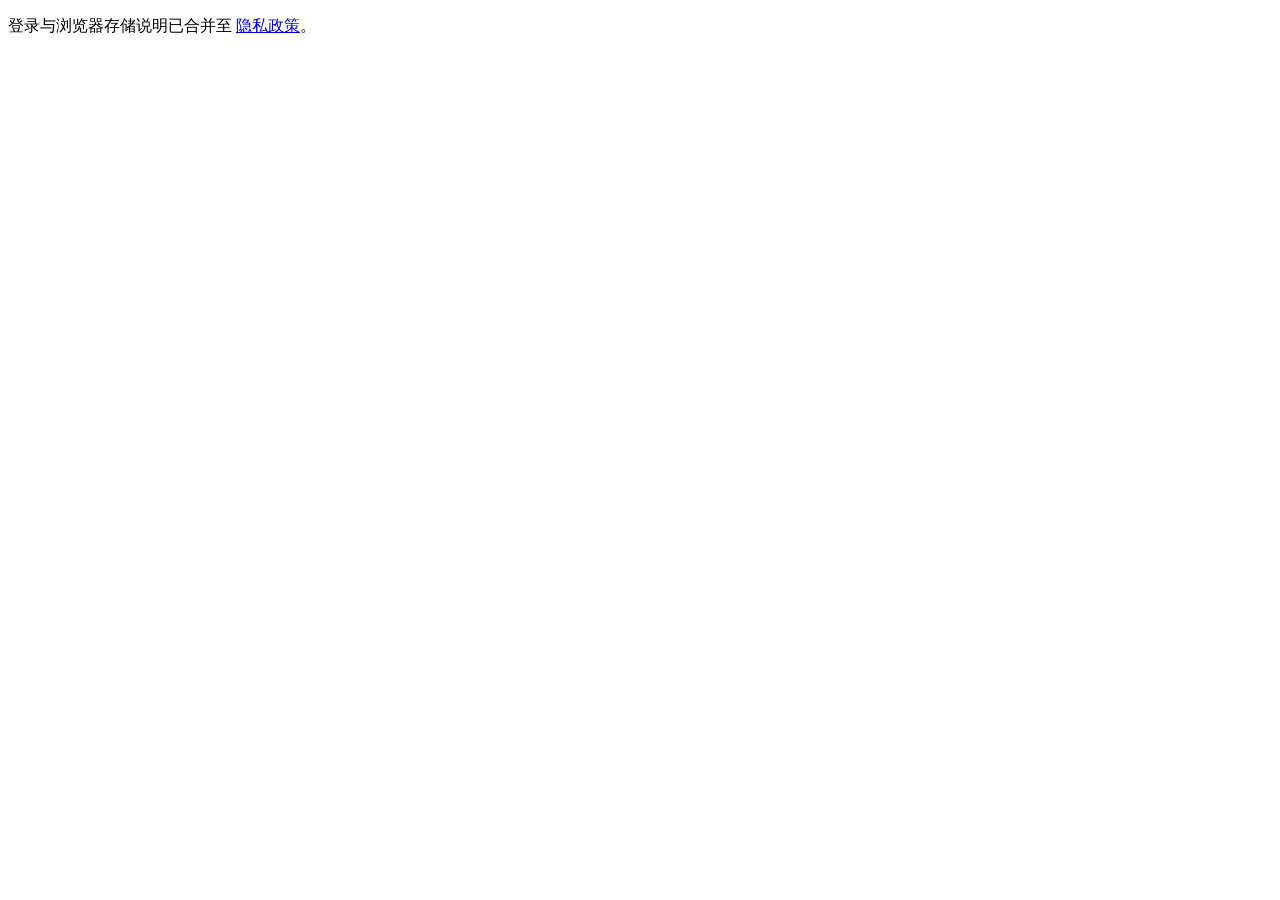
<file: cookie_policy/index.html>
<!doctype html><html lang="zh-CN"><meta charset="utf-8"><meta name="viewport" content="width=device-width,initial-scale=1"><title>CN Client 登录与浏览器存储</title><body><p>登录与浏览器存储说明已合并至 <a href="../privacy_policy/">隐私政策</a>。</p></body></html>
</file>
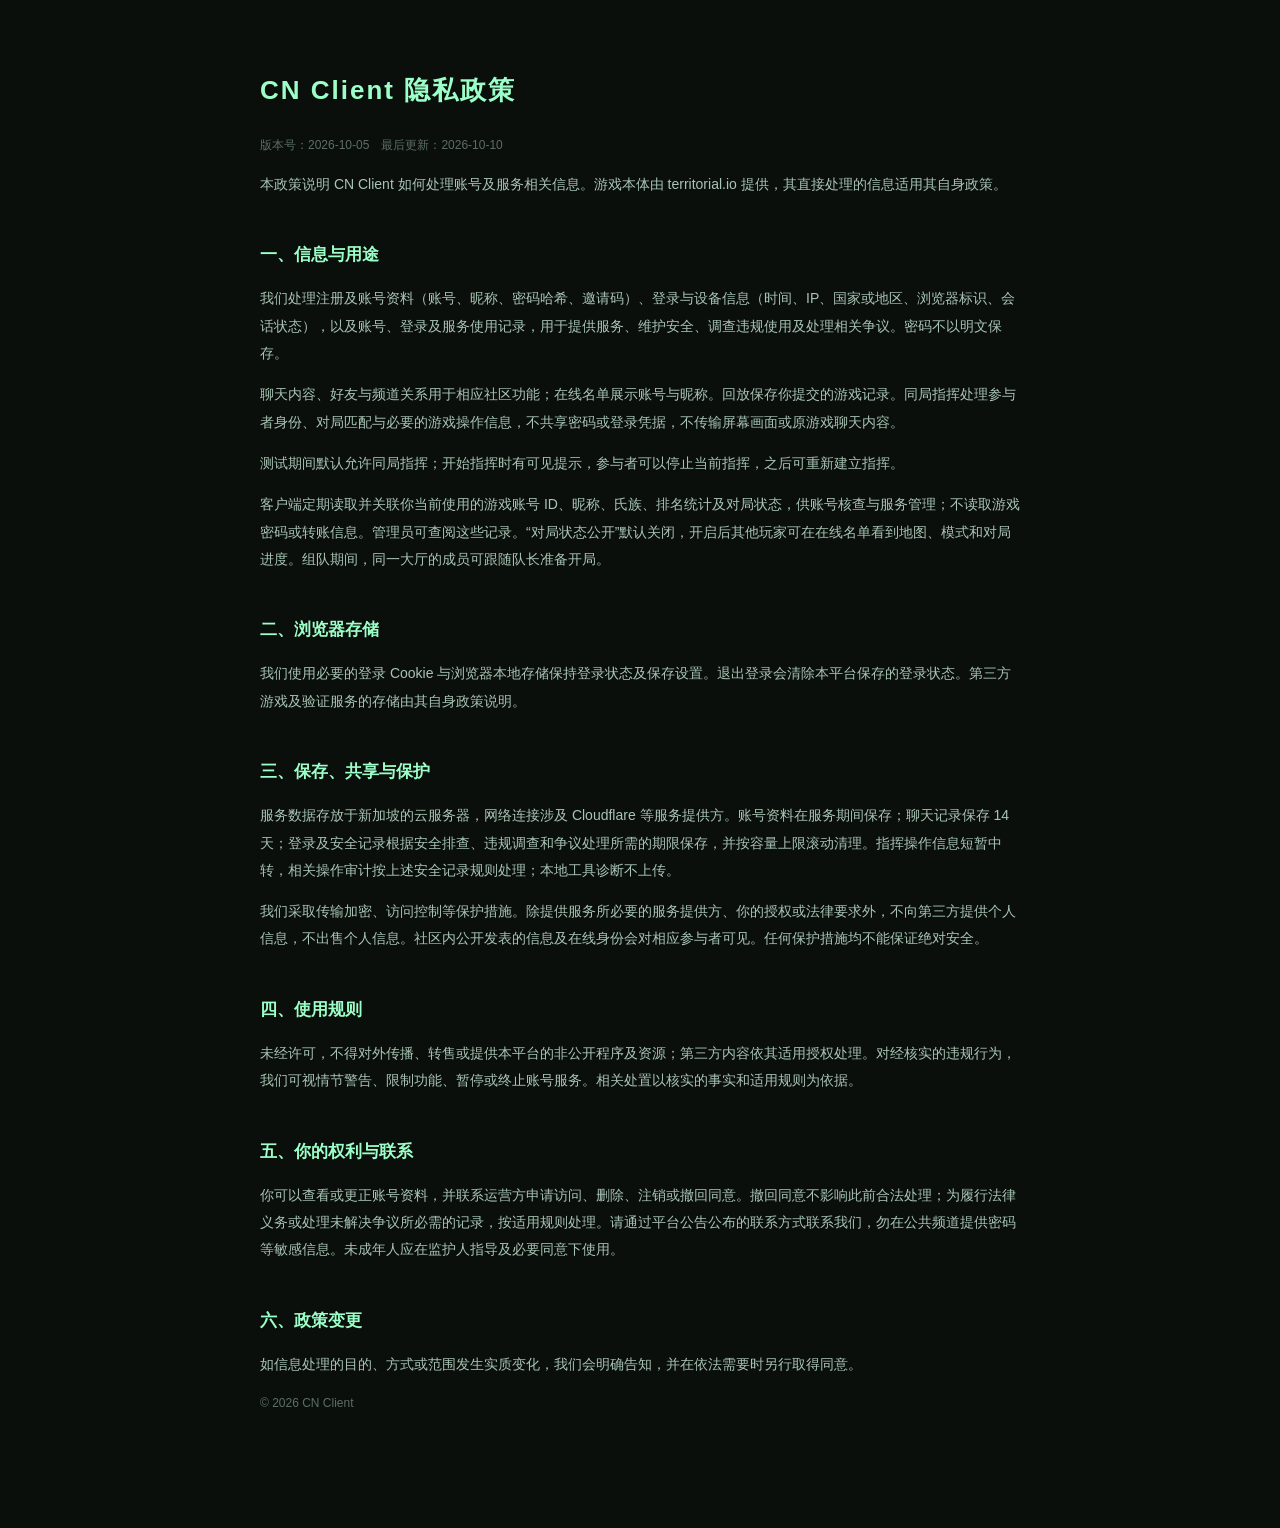
<file: privacy_policy/index.html>
<!DOCTYPE html>
<html lang="zh-CN">

<head>
    <meta charset="UTF-8">
    <meta name="viewport" content="width=device-width, initial-scale=1.0">
    <title>CN Client - 隐私政策</title>
    <style>
        body { margin: 0; padding: 0; background: #0a0f0c; color: #cfe8d8; font-family: "Microsoft YaHei", "微软雅黑", sans-serif; line-height: 1.95; }
        .wrap { max-width: 760px; margin: 0 auto; padding: 48px 28px 100px; }
        h1 { color: #9dffc8; font-size: 26px; letter-spacing: 2px; }
        h2 { color: #9dffc8; font-size: 17px; margin-top: 40px; }
        p, li { font-size: 14px; color: #a9c4b4; }
        li { margin: 8px 0; }
        .meta { color: #5c6f66; font-size: 12px; }
        a { color: #9dffc8; }
        .sep { border: 0; border-top: 1px solid #1c2622; margin: 36px 0; }
        .small { font-size: 12px; color: #5c6f66; }
    </style>
</head>

<body>
    <div class="wrap">
        <h1>CN Client 隐私政策</h1>
        <p class="meta">版本号：2026-10-05　最后更新：2026-10-10</p>
        <p>本政策说明 CN Client 如何处理账号及服务相关信息。游戏本体由 territorial.io 提供，其直接处理的信息适用其自身政策。</p>
        <h2>一、信息与用途</h2>
        <p>我们处理注册及账号资料（账号、昵称、密码哈希、邀请码）、登录与设备信息（时间、IP、国家或地区、浏览器标识、会话状态），以及账号、登录及服务使用记录，用于提供服务、维护安全、调查违规使用及处理相关争议。密码不以明文保存。</p>
        <p>聊天内容、好友与频道关系用于相应社区功能；在线名单展示账号与昵称。回放保存你提交的游戏记录。同局指挥处理参与者身份、对局匹配与必要的游戏操作信息，不共享密码或登录凭据，不传输屏幕画面或原游戏聊天内容。</p>
        <p>测试期间默认允许同局指挥；开始指挥时有可见提示，参与者可以停止当前指挥，之后可重新建立指挥。</p>
        <p>客户端定期读取并关联你当前使用的游戏账号 ID、昵称、氏族、排名统计及对局状态，供账号核查与服务管理；不读取游戏密码或转账信息。管理员可查阅这些记录。“对局状态公开”默认关闭，开启后其他玩家可在在线名单看到地图、模式和对局进度。组队期间，同一大厅的成员可跟随队长准备开局。</p>
        <h2>二、浏览器存储</h2>
        <p>我们使用必要的登录 Cookie 与浏览器本地存储保持登录状态及保存设置。退出登录会清除本平台保存的登录状态。第三方游戏及验证服务的存储由其自身政策说明。</p>
        <h2>三、保存、共享与保护</h2>
        <p>服务数据存放于新加坡的云服务器，网络连接涉及 Cloudflare 等服务提供方。账号资料在服务期间保存；聊天记录保存 14 天；登录及安全记录根据安全排查、违规调查和争议处理所需的期限保存，并按容量上限滚动清理。指挥操作信息短暂中转，相关操作审计按上述安全记录规则处理；本地工具诊断不上传。</p>
        <p>我们采取传输加密、访问控制等保护措施。除提供服务所必要的服务提供方、你的授权或法律要求外，不向第三方提供个人信息，不出售个人信息。社区内公开发表的信息及在线身份会对相应参与者可见。任何保护措施均不能保证绝对安全。</p>
        <h2>四、使用规则</h2>
        <p>未经许可，不得对外传播、转售或提供本平台的非公开程序及资源；第三方内容依其适用授权处理。对经核实的违规行为，我们可视情节警告、限制功能、暂停或终止账号服务。相关处置以核实的事实和适用规则为依据。</p>
        <h2>五、你的权利与联系</h2>
        <p>你可以查看或更正账号资料，并联系运营方申请访问、删除、注销或撤回同意。撤回同意不影响此前合法处理；为履行法律义务或处理未解决争议所必需的记录，按适用规则处理。请通过平台公告公布的联系方式联系我们，勿在公共频道提供密码等敏感信息。未成年人应在监护人指导及必要同意下使用。</p>
        <h2>六、政策变更</h2>
        <p>如信息处理的目的、方式或范围发生实质变化，我们会明确告知，并在依法需要时另行取得同意。</p>
        <p class="small">© 2026 CN Client</p>
    </div>
</body>

</html>
</file>
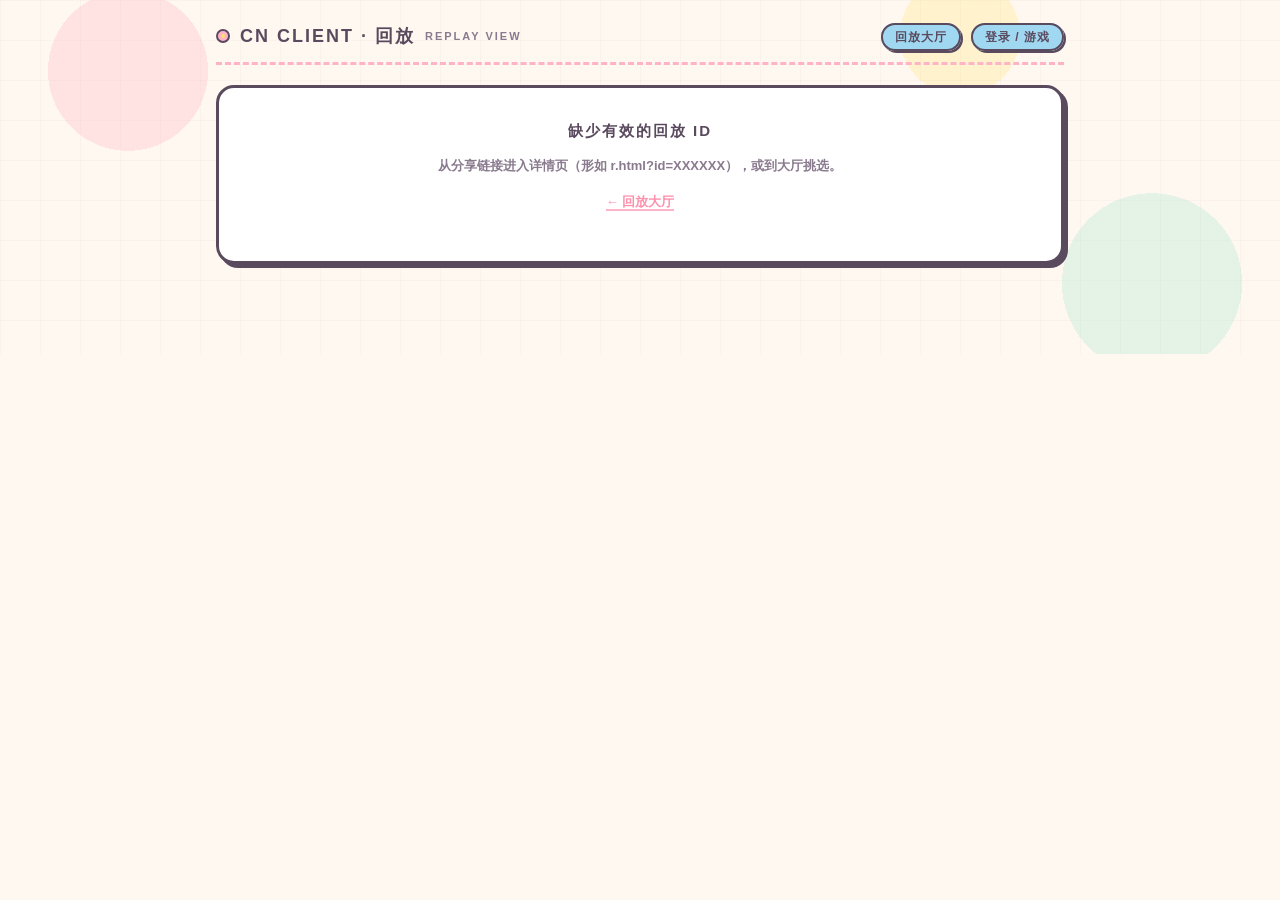
<file: r.html>
<!DOCTYPE html>
<html lang="zh-CN">
<head>
<meta charset="utf-8" />
<meta name="viewport" content="width=device-width, initial-scale=1" />
<title>CN CLIENT · 回放</title>
<link rel="icon" href="favicon.ico" />
<link rel="stylesheet" href="cn-pages.css?v=2" />
</head>
<body>
<div class="wrap">
  <div class="topbar">
    <div class="brand"><span class="brand-dot"></span><h1>CN CLIENT · 回放</h1><span>REPLAY VIEW</span></div>
    <div class="nav"><a href="replays.html">回放大厅</a><a href="index.html">登录 / 游戏</a></div>
  </div>
  <div id="cn-detail"></div>
</div>
<script src="gateway.js?v=1"></script>
<script src="cn-pages.js?v=2"></script>
<script src="r.js?v=1"></script>
</body>
</html>
</file>
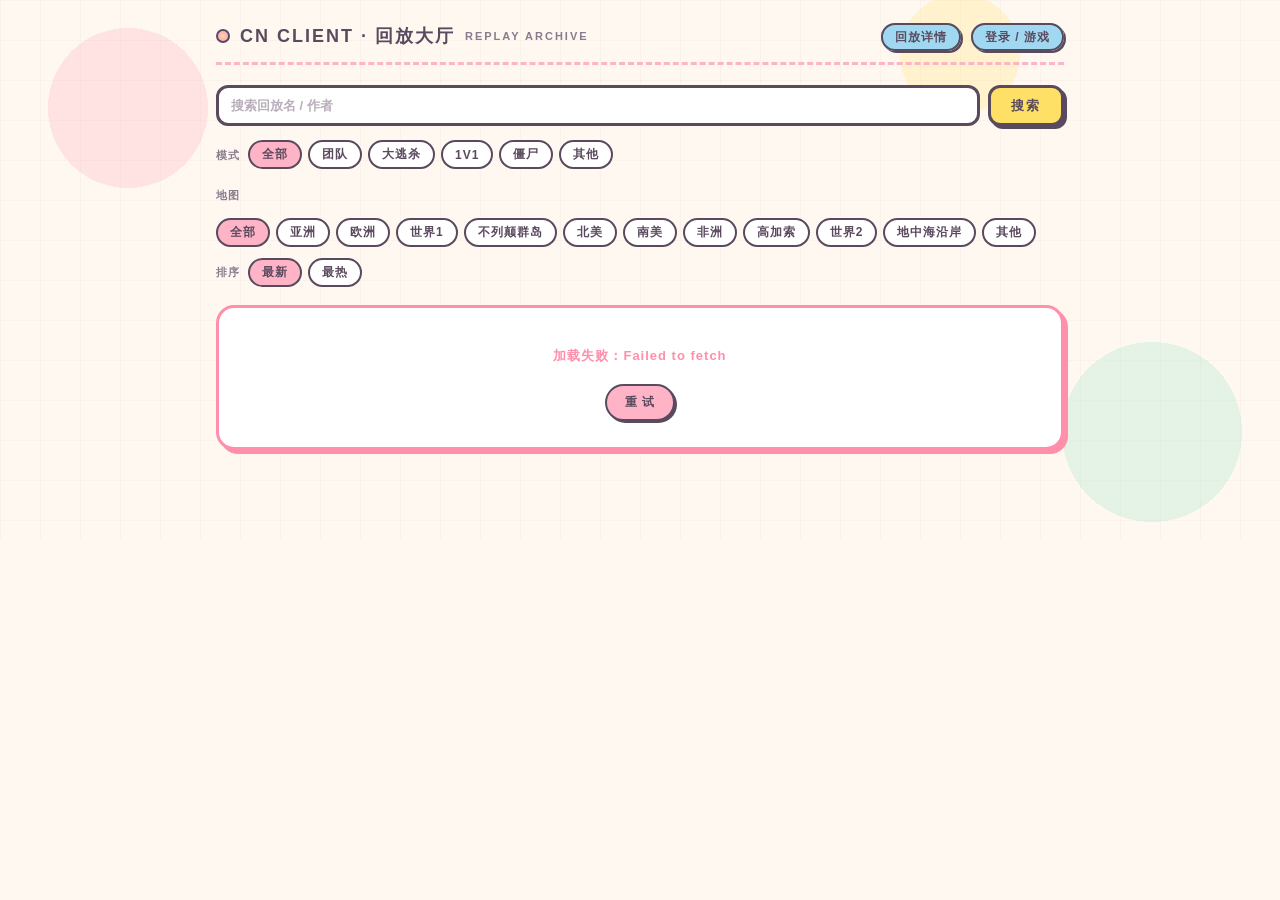
<file: replays.html>
<!DOCTYPE html>
<html lang="zh-CN">
<head>
<meta charset="utf-8" />
<meta name="viewport" content="width=device-width, initial-scale=1" />
<title>CN CLIENT · 回放大厅</title>
<link rel="icon" href="favicon.ico" />
<link rel="stylesheet" href="cn-pages.css?v=2" />
</head>
<body>
<div class="wrap">
  <div class="topbar">
    <div class="brand"><span class="brand-dot"></span><h1>CN CLIENT · 回放大厅</h1><span>REPLAY ARCHIVE</span></div>
    <div class="nav"><a href="r.html">回放详情</a><a href="index.html">登录 / 游戏</a></div>
  </div>
  <div class="toolbar">
    <form class="search" id="cn-search-form">
      <input id="cn-search" placeholder="搜索回放名 / 作者" autocomplete="off" autocapitalize="off" autocorrect="off" spellcheck="false" />
      <button type="submit">搜索</button>
    </form>
    <div class="chips-row"><span class="chips-label">模式</span><div class="chips" id="cn-mode-chips"></div></div>
    <div class="chips-row"><span class="chips-label">地图</span><div class="chips" id="cn-map-chips"></div></div>
    <div class="sort-row"><span class="chips-label">排序</span><div class="chips" id="cn-sort-chips"></div><span class="list-count" id="cn-count"></span></div>
  </div>
  <div id="cn-list"></div>
  <div id="cn-sentinel"></div>
  <div id="cn-empty" class="cn-empty hidden"></div>
  <div id="cn-error" class="cn-error hidden"></div>
</div>
<script src="gateway.js?v=1"></script>
<script src="cn-pages.js?v=2"></script>
<script src="replays.js?v=1"></script>
</body>
</html>
</file>
<file: cn-pages.css>
*{box-sizing:border-box;}
:root{
  --candy-cream:#fff8f0;--candy-cream-2:#fff0e6;
  --candy-pink:#ffb3c6;--candy-pink-deep:#ff8fab;
  --candy-mint:#a8e6cf;--candy-mint-deep:#7dd3c0;
  --candy-yellow:#ffe066;--candy-yellow-deep:#ffd23f;
  --candy-blue:#a0d8f1;--candy-lilac:#d5b8ff;
  --candy-ink:#5a4a5e;--candy-ink-soft:#8a7a8e;
  --candy-line:#5a4a5e;
  --candy-font:"Yuanti SC","YouYuan","M PLUS Rounded 1c","PingFang SC","Microsoft YaHei",sans-serif;
  --candy-shadow:4px 4px 0 var(--candy-ink);
  --candy-shadow-sm:3px 3px 0 var(--candy-ink);
}
html,body{margin:0;min-height:100%;background:var(--candy-cream);color:var(--candy-ink);}
body{font-family:var(--candy-font);
  background-image:
    radial-gradient(circle at 10% 20%,rgba(255,179,198,.30) 0 80px,transparent 80px),
    radial-gradient(circle at 90% 80%,rgba(168,230,207,.30) 0 90px,transparent 90px),
    radial-gradient(circle at 75% 10%,rgba(255,224,102,.25) 0 60px,transparent 60px),
    linear-gradient(rgba(90,74,94,.03) 1px,transparent 1px),
    linear-gradient(90deg,rgba(90,74,94,.03) 1px,transparent 1px);
  background-size:auto,auto,auto,40px 40px,40px 40px;}
.wrap{max-width:880px;margin:0 auto;padding:24px 16px 90px;}

.topbar{display:flex;align-items:center;justify-content:space-between;
  border-bottom:3px dashed var(--candy-pink);padding-bottom:14px;margin-bottom:20px;flex-wrap:wrap;gap:8px;}
.brand{display:flex;align-items:center;gap:10px;}
.brand-dot{width:14px;height:14px;background:var(--candy-pink);border:2px solid var(--candy-line);border-radius:50%;position:relative;}
.brand-dot::after{content:"";position:absolute;inset:3px;border-radius:50%;background:var(--candy-yellow);}
.brand h1{margin:0;font-size:18px;letter-spacing:2px;color:var(--candy-ink);font-weight:900;}
.brand span{font-size:11px;color:var(--candy-ink-soft);letter-spacing:2px;font-weight:700;}
.nav a{color:var(--candy-ink);text-decoration:none;font-size:12px;font-weight:800;letter-spacing:1px;
  margin-left:10px;padding:5px 12px;border:2px solid var(--candy-line);border-radius:999px;
  background:var(--candy-blue);box-shadow:2px 2px 0 var(--candy-line);}
.nav a:hover{background:#c5e8f7;}
.nav a:active{transform:translate(2px,2px);box-shadow:none;}

.toolbar{margin-bottom:18px;}
.search{display:flex;gap:8px;margin-bottom:14px;}
.search input{flex:1;background:#fff;border:3px solid var(--candy-line);border-radius:12px;
  color:var(--candy-ink);font-size:13px;font-weight:600;padding:10px 12px;outline:none;
  font-family:inherit;transition:border-color .15s;}
.search input:focus{border-color:var(--candy-pink-deep);}
.search input::placeholder{color:var(--candy-ink-soft);opacity:.6;}
.search button{background:var(--candy-yellow);border:3px solid var(--candy-line);border-radius:12px;
  color:var(--candy-ink);font-size:13px;font-weight:900;letter-spacing:2px;padding:0 20px;cursor:pointer;
  font-family:inherit;box-shadow:var(--candy-shadow-sm);transition:transform .08s,box-shadow .08s,background .15s;}
.search button:hover{background:var(--candy-yellow-deep);}
.search button:active{transform:translate(3px,3px);box-shadow:none;}

.chips-row{display:flex;align-items:flex-start;gap:8px;margin-bottom:10px;flex-wrap:wrap;}
.chips-label{flex:none;font-size:11px;color:var(--candy-ink-soft);letter-spacing:1px;line-height:30px;font-weight:800;}
.chips{display:flex;flex-wrap:wrap;gap:6px;}
.chip{border:2px solid var(--candy-line);background:#fff;color:var(--candy-ink);
  font-size:12px;font-weight:700;padding:4px 12px;cursor:pointer;letter-spacing:1px;
  font-family:inherit;border-radius:999px;transition:background .15s;}
.chip:hover{background:var(--candy-cream-2);}
.chip.on{background:var(--candy-pink);color:var(--candy-ink);font-weight:900;}
.sort-row{display:flex;align-items:center;gap:8px;margin-top:4px;}
.list-count{margin-left:auto;font-size:11px;color:var(--candy-ink-soft);letter-spacing:1px;font-weight:700;}

#cn-list{display:flex;flex-direction:column;gap:12px;}
.cn-card{background:#fff;border:3px solid var(--candy-line);border-radius:18px;padding:14px 16px;
  box-shadow:var(--candy-shadow);transition:transform .08s,box-shadow .08s;}
.cn-card:hover{transform:translate(-2px,-2px);box-shadow:6px 6px 0 var(--candy-line);}
.cn-card-head{display:flex;align-items:flex-start;justify-content:space-between;gap:10px;}
.cn-card-name{color:var(--candy-ink);text-decoration:none;font-size:15px;font-weight:900;letter-spacing:1px;word-break:break-all;}
.cn-card-name:hover{color:var(--candy-pink-deep);}
.cn-btn-copy{flex:none;background:var(--candy-mint);border:2px solid var(--candy-line);border-radius:999px;
  color:var(--candy-ink);font-size:12px;font-weight:800;letter-spacing:1px;padding:6px 14px;cursor:pointer;
  font-family:inherit;box-shadow:2px 2px 0 var(--candy-line);transition:transform .08s,box-shadow .08s,background .15s;}
.cn-btn-copy:hover{background:#bff0dd;}
.cn-btn-copy:active{transform:translate(2px,2px);box-shadow:none;}
.cn-btn-copy:disabled{opacity:.5;cursor:wait;}
.cn-card-meta{display:flex;align-items:center;flex-wrap:wrap;gap:8px 12px;margin-top:10px;}
.cn-card-sub{font-size:12px;color:var(--candy-ink-soft);letter-spacing:.5px;font-weight:600;}

.cn-badge{font-size:11px;padding:2px 10px;letter-spacing:1px;border:2px solid var(--candy-line);
  border-radius:999px;font-weight:800;background:#fff;}
.cn-badge-mode{color:var(--candy-ink);background:var(--candy-mint);}
.cn-badge-map{color:var(--candy-ink);background:var(--candy-blue);}

.cn-loading{text-align:center;color:var(--candy-ink-soft);font-size:12px;letter-spacing:3px;padding:20px 0;font-weight:800;}
.cn-loading::after{content:" \u273f";display:inline-block;margin-left:6px;color:var(--candy-pink-deep);animation:candy-blink 1s infinite;}
@keyframes candy-blink{0%,100%{opacity:1;}50%{opacity:.2;}}
.cn-end{text-align:center;color:var(--candy-ink-soft);font-size:11px;letter-spacing:3px;padding:16px 0 4px;font-weight:700;}

.cn-empty{background:#fff;border:3px solid var(--candy-line);border-radius:18px;padding:34px 20px;text-align:center;
  box-shadow:var(--candy-shadow);}
.cn-empty b{color:var(--candy-ink);letter-spacing:2px;font-size:15px;}
.cn-empty p{color:var(--candy-ink-soft);font-size:13px;line-height:1.8;font-weight:600;}
.cn-empty a{color:var(--candy-pink-deep);text-decoration:none;border-bottom:2px solid var(--candy-pink);font-weight:800;}
.cn-error{background:#fff;border:3px solid var(--candy-pink-deep);border-radius:18px;padding:26px 20px;text-align:center;
  box-shadow:4px 4px 0 var(--candy-pink-deep);}
.cn-error p{color:var(--candy-pink-deep);font-size:13px;letter-spacing:1px;font-weight:800;}
.cn-error button{background:var(--candy-pink);border:2px solid var(--candy-line);border-radius:999px;
  color:var(--candy-ink);font-size:12px;font-weight:800;letter-spacing:1px;padding:8px 18px;cursor:pointer;
  font-family:inherit;margin-top:6px;box-shadow:2px 2px 0 var(--candy-line);}
.cn-error button:active{transform:translate(2px,2px);box-shadow:none;}

.cn-detail{background:#fff;border:3px solid var(--candy-line);border-radius:20px;padding:22px 22px 26px;
  box-shadow:var(--candy-shadow);}
.cn-detail-name{margin:0 0 12px;font-size:19px;letter-spacing:2px;color:var(--candy-ink);word-break:break-all;font-weight:900;}
.cn-detail-meta{display:flex;gap:10px;margin-bottom:18px;flex-wrap:wrap;}
.cn-detail-table{width:100%;border-collapse:collapse;margin-bottom:20px;}
.cn-detail-table td{padding:9px 6px;border-bottom:2px dashed var(--candy-pink);font-size:13px;font-weight:600;}
.cn-detail-table td:first-child{width:90px;color:var(--candy-ink-soft);letter-spacing:2px;font-size:11px;font-weight:800;}
.cn-detail-table td:last-child{color:var(--candy-ink);letter-spacing:.5px;word-break:break-all;}
.mono{font-family:Consolas,"Cascadia Mono",monospace;color:var(--candy-pink-deep) !important;font-weight:700;}
.cn-btn-main{width:100%;background:var(--candy-yellow);border:3px solid var(--candy-line);border-radius:14px;
  color:var(--candy-ink);font-size:15px;font-weight:900;letter-spacing:6px;padding:13px;cursor:pointer;
  font-family:inherit;box-shadow:var(--candy-shadow);transition:transform .08s,box-shadow .08s,background .15s;}
.cn-btn-main:hover{background:var(--candy-yellow-deep);}
.cn-btn-main:active{transform:translate(4px,4px);box-shadow:none;}
.cn-btn-main:disabled{opacity:.5;cursor:wait;}
.cn-tip{text-align:center;color:var(--candy-ink-soft);font-size:11px;letter-spacing:1px;margin-top:10px;font-weight:600;}

.cn-toast{position:fixed;left:50%;bottom:40px;transform:translateX(-50%) translateY(12px);
  background:#fff;border:3px solid var(--candy-line);border-radius:999px;color:var(--candy-ink);
  font-size:13px;font-weight:800;letter-spacing:1px;padding:11px 22px;opacity:0;pointer-events:none;
  transition:.25s;z-index:99999;max-width:88vw;text-align:center;box-shadow:var(--candy-shadow);}
.cn-toast.show{opacity:1;transform:translateX(-50%) translateY(0);}
.cn-toast-err{border-color:var(--candy-pink-deep);color:var(--candy-pink-deep);box-shadow:4px 4px 0 var(--candy-pink-deep);}

.hidden{display:none;}

@media(max-width:520px){
  .wrap{padding:16px 12px 80px;}
  .brand h1{font-size:14px;letter-spacing:1px;}
  .nav a{margin-left:6px;font-size:11px;padding:4px 10px;}
  .cn-detail{padding:16px 14px 20px;}
}
</file>
